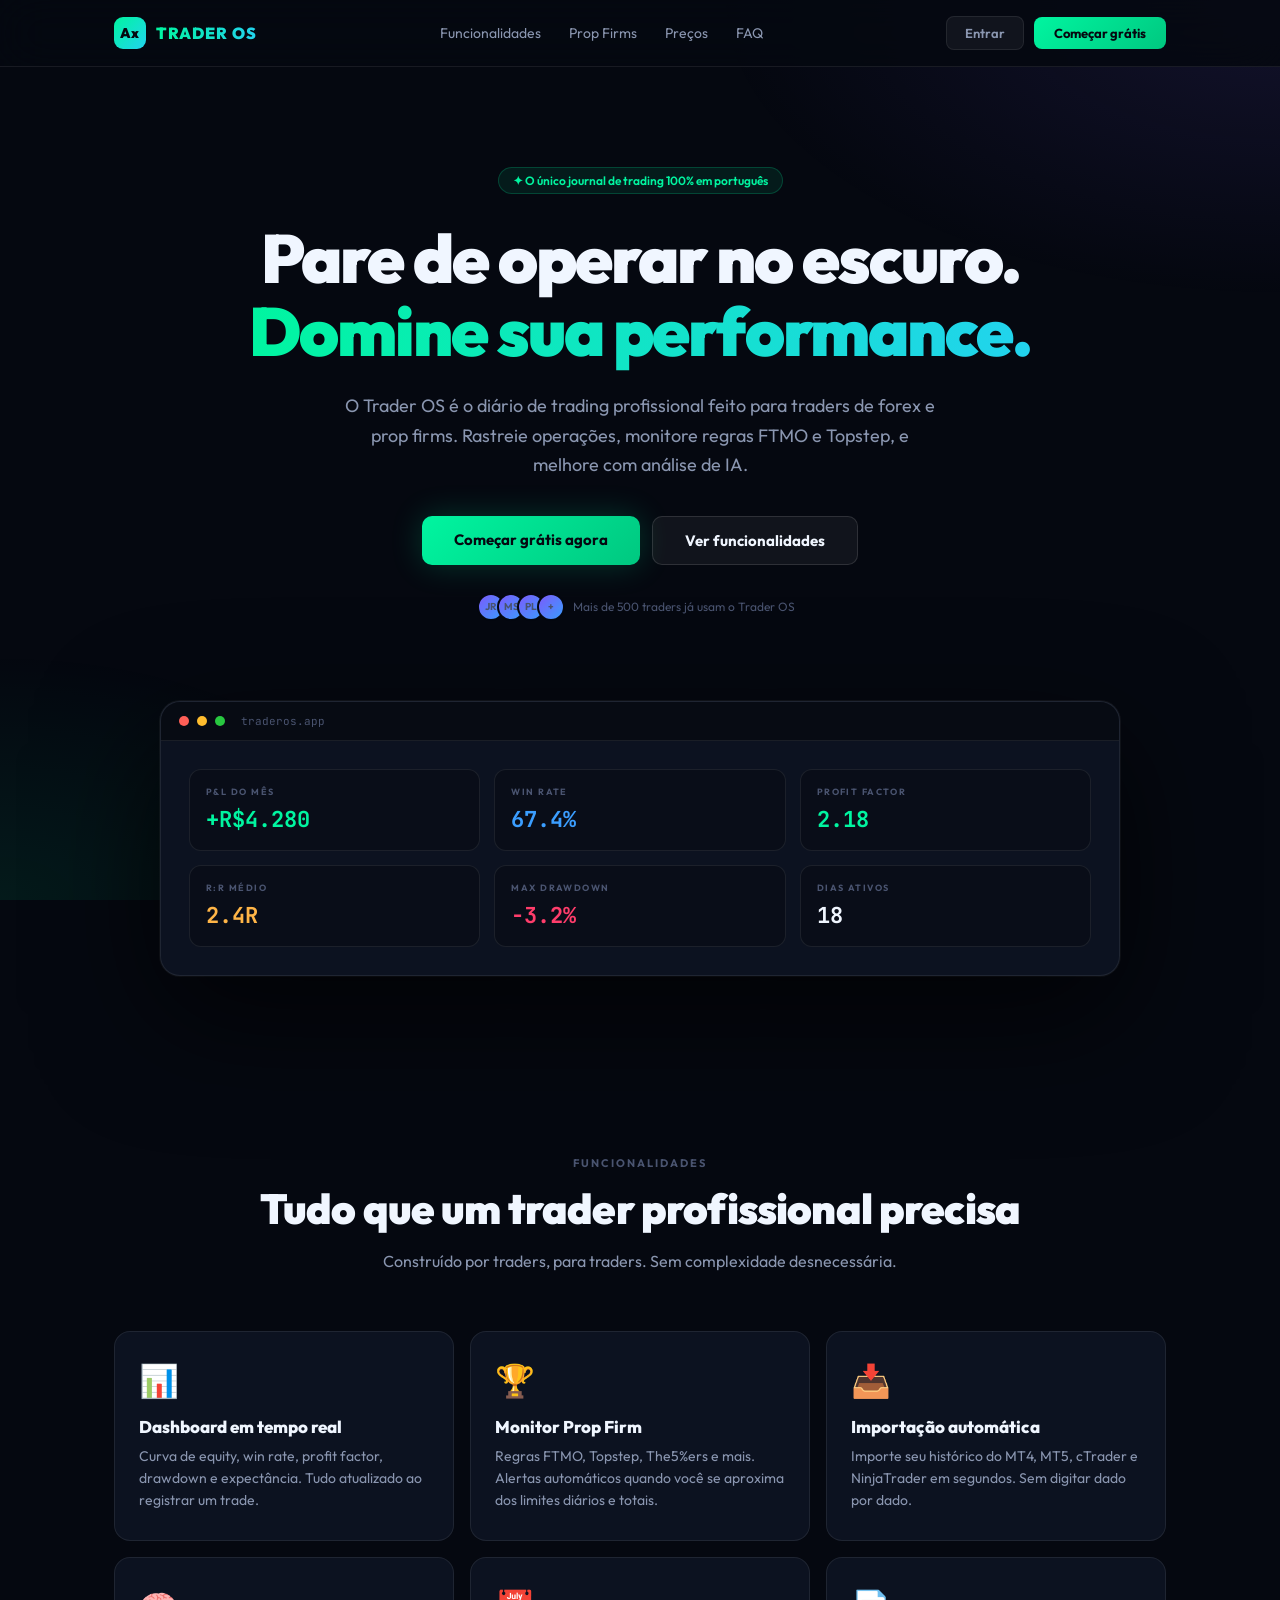
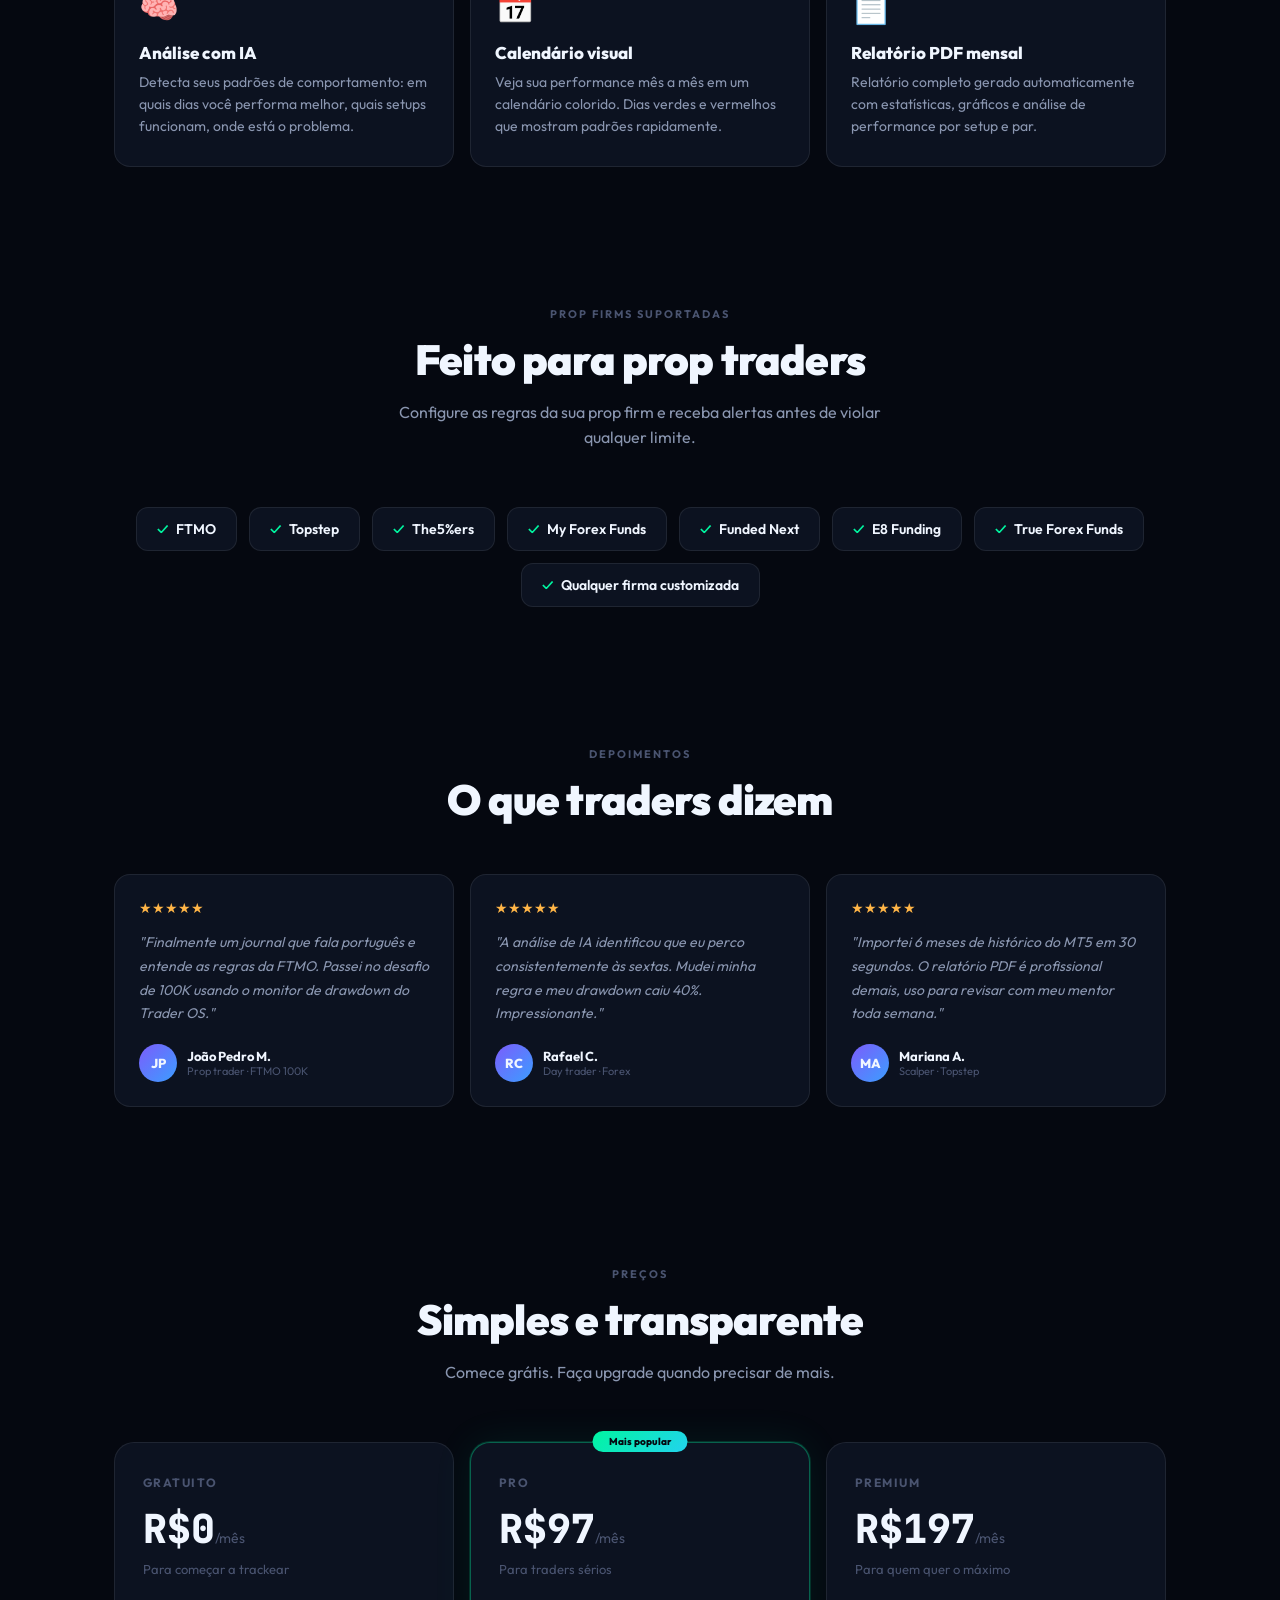
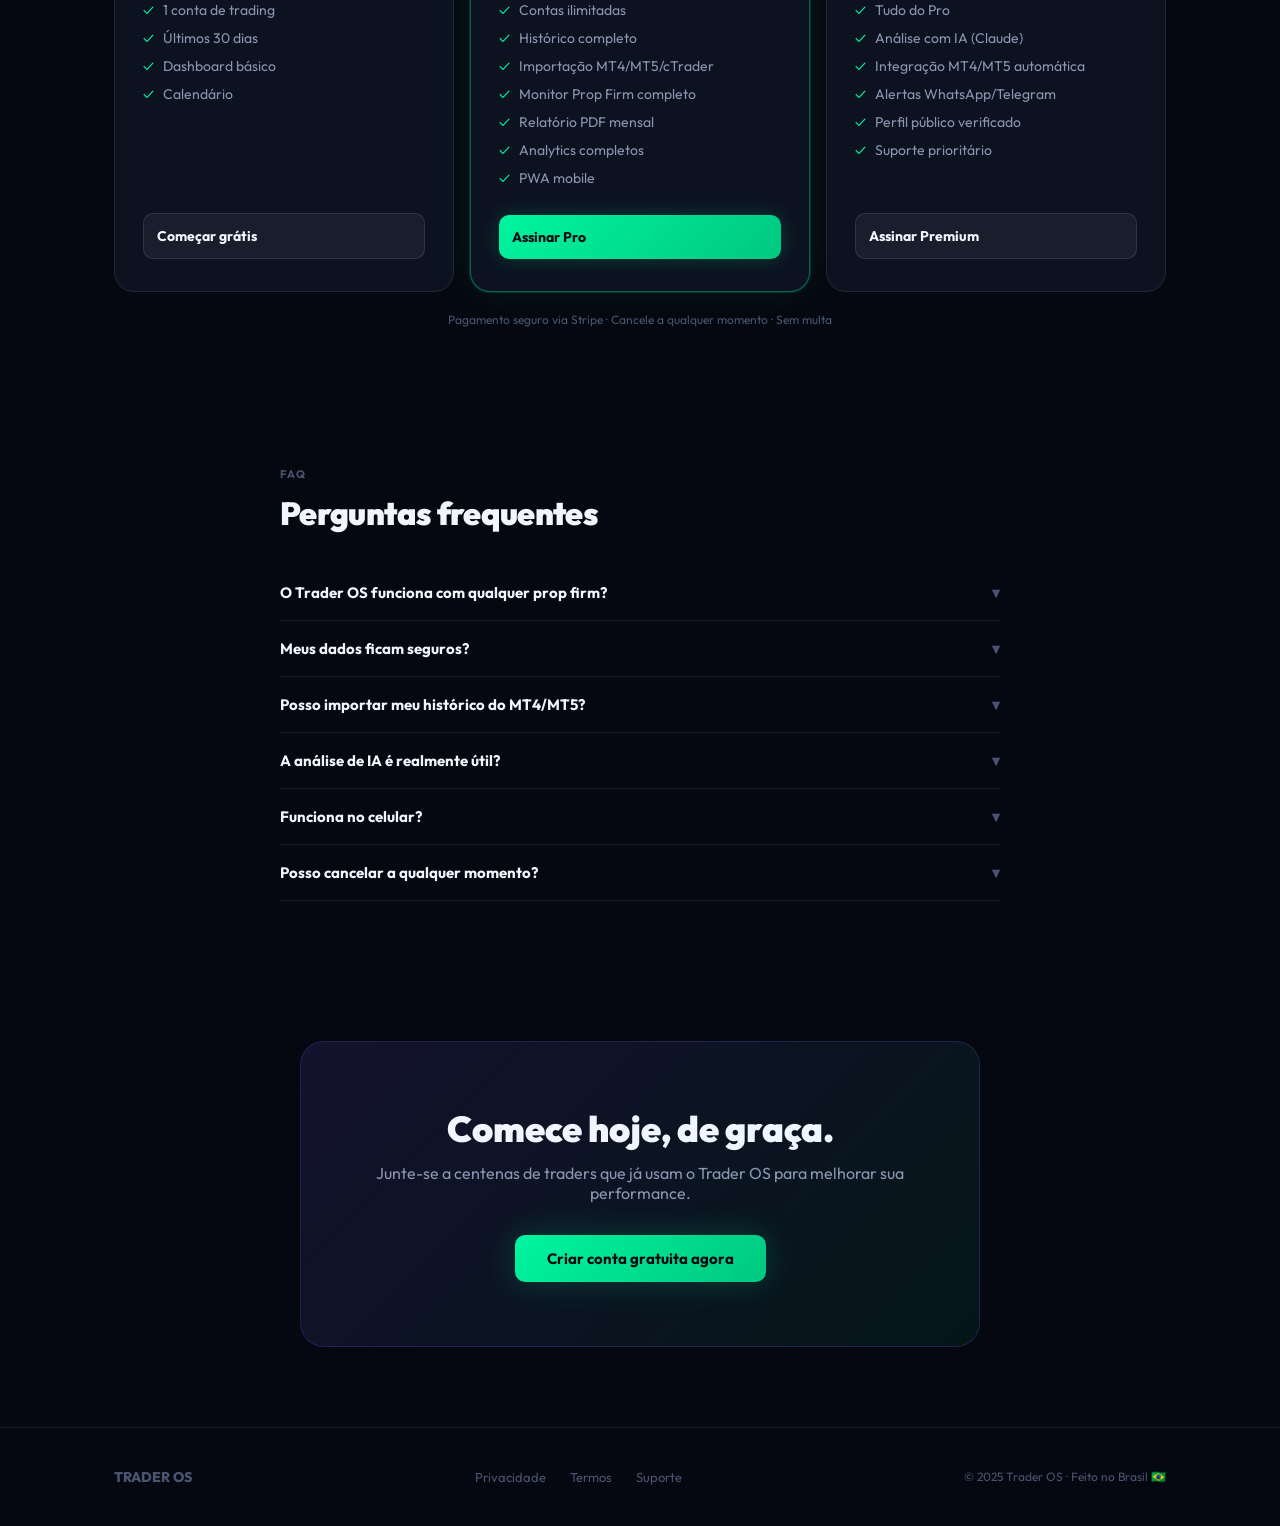
<file: landing.html>
<!DOCTYPE html>
<html lang="pt-BR">
<head>
<meta charset="UTF-8">
<meta name="viewport" content="width=device-width, initial-scale=1.0">
<title>Trader OS — Diário de Trading Profissional para Prop Traders</title>
<meta name="description" content="O único trading journal em português feito para prop traders. Rastreie operações, monitore regras FTMO/Topstep, analise performance com IA. Grátis para começar.">
<meta name="keywords" content="trading journal, diário de trading, prop trading, FTMO, Topstep, forex journal, trader OS">
<meta property="og:title" content="Trader OS — Diário Profissional para Prop Traders">
<meta property="og:description" content="Monitore suas operações, rastreie regras de prop firms e melhore sua performance com análise de IA.">
<meta property="og:type" content="website">
<meta property="og:url" content="https://traderos.app">
<meta name="twitter:card" content="summary_large_image">
<link rel="canonical" href="https://traderos.app">
<link rel="icon" href="/assets/icon-192.png">
<link rel="preconnect" href="https://fonts.googleapis.com">
<link href="https://fonts.googleapis.com/css2?family=Outfit:wght@400;500;600;700;800;900&family=JetBrains+Mono:wght@400;700&display=swap" rel="stylesheet">

<!-- Structured data -->
<script type="application/ld+json">
{
  "@context": "https://schema.org",
  "@type": "SoftwareApplication",
  "name": "Trader OS",
  "applicationCategory": "FinanceApplication",
  "operatingSystem": "Web",
  "description": "Diário de trading profissional para prop traders",
  "offers": [
    { "@type": "Offer", "price": "0", "priceCurrency": "BRL", "name": "Gratuito" },
    { "@type": "Offer", "price": "97", "priceCurrency": "BRL", "name": "Pro", "billingDuration": "P1M" }
  ],
  "inLanguage": "pt-BR"
}
</script>

<style>
:root {
  --bg:     #050810;
  --card:   #0C1220;
  --border: rgba(255,255,255,0.08);
  --green:  #00F5A0;
  --cyan:   #22D3EE;
  --purple: #7C5CFC;
  --blue:   #3B9EFF;
  --red:    #FF3D6B;
  --t1: #F0F6FF;
  --t2: #8A96B0;
  --t3: #4A5470;
  --sans: 'Outfit', sans-serif;
  --mono: 'JetBrains Mono', monospace;
}
*, *::before, *::after { margin:0; padding:0; box-sizing:border-box; }
html { scroll-behavior:smooth; }
body { font-family:var(--sans); background:var(--bg); color:var(--t1); overflow-x:hidden; -webkit-font-smoothing:antialiased; }

body::before {
  content:''; position:fixed; inset:0; pointer-events:none;
  background:
    radial-gradient(ellipse 80% 60% at 100% 0%,  rgba(124,92,252,0.12) 0%, transparent 55%),
    radial-gradient(ellipse 60% 50% at 0%  100%, rgba(0,245,160,0.08)  0%, transparent 55%);
}

a { color:inherit; text-decoration:none; }
.container { max-width:1100px; margin:0 auto; padding:0 24px; }

/* ── NAV ── */
nav {
  position:sticky; top:0; z-index:100;
  background:rgba(5,8,16,0.88); backdrop-filter:blur(24px);
  border-bottom:1px solid var(--border); padding:16px 0;
}
.nav-inner { display:flex; align-items:center; justify-content:space-between; }
.nav-logo {
  display:flex; align-items:center; gap:10px;
  font-size:16px; font-weight:900; letter-spacing:.06em;
}
.nav-logo-mark {
  width:32px; height:32px; border-radius:9px;
  background:linear-gradient(135deg,var(--green),var(--cyan));
  display:flex; align-items:center; justify-content:center;
  font-size:14px; font-weight:900; color:#050810;
}
.nav-logo span {
  background:linear-gradient(90deg,var(--green),var(--cyan));
  -webkit-background-clip:text; -webkit-text-fill-color:transparent;
}
.nav-links { display:flex; gap:28px; }
.nav-links a { font-size:14px; color:var(--t2); transition:color .15s; }
.nav-links a:hover { color:var(--t1); }
.nav-cta { display:flex; gap:10px; align-items:center; }
.btn-nav-ghost {
  padding:8px 18px; border-radius:8px; font-size:13px; font-weight:600;
  background:rgba(255,255,255,0.05); border:1px solid var(--border);
  color:var(--t2); cursor:pointer; transition:all .15s; font-family:var(--sans);
}
.btn-nav-ghost:hover { color:var(--t1); border-color:rgba(255,255,255,0.15); }
.btn-nav-primary {
  padding:8px 20px; border-radius:8px; font-size:13px; font-weight:700;
  background:linear-gradient(135deg,var(--green),#00C880);
  color:#050810; border:none; cursor:pointer; transition:filter .15s; font-family:var(--sans);
}
.btn-nav-primary:hover { filter:brightness(1.08); }

/* ── HERO ── */
.hero { padding:100px 0 80px; text-align:center; position:relative; z-index:1; }
.hero-badge {
  display:inline-flex; align-items:center; gap:7px;
  background:rgba(0,245,160,0.08); border:1px solid rgba(0,245,160,0.2);
  border-radius:20px; padding:5px 14px; font-size:12px; font-weight:600;
  color:var(--green); margin-bottom:28px;
}
.hero-title {
  font-size:clamp(36px,6vw,68px); font-weight:900;
  letter-spacing:-.03em; line-height:1.08; margin-bottom:22px;
}
.hero-title .hl {
  background:linear-gradient(90deg,var(--green),var(--cyan));
  -webkit-background-clip:text; -webkit-text-fill-color:transparent;
}
.hero-sub {
  font-size:18px; color:var(--t2); max-width:600px; margin:0 auto 36px;
  line-height:1.65;
}
.hero-cta { display:flex; gap:12px; justify-content:center; flex-wrap:wrap; }
.btn-hero {
  padding:14px 32px; border-radius:10px; font-size:15px; font-weight:700;
  cursor:pointer; font-family:var(--sans); transition:all .2s;
}
.btn-hero-primary {
  background:linear-gradient(135deg,var(--green),#00C880);
  color:#050810; border:none; box-shadow:0 0 32px rgba(0,245,160,0.2);
}
.btn-hero-primary:hover { filter:brightness(1.08); transform:translateY(-2px); }
.btn-hero-ghost {
  background:rgba(255,255,255,0.05); color:var(--t1);
  border:1px solid rgba(255,255,255,0.12);
}
.btn-hero-ghost:hover { background:rgba(255,255,255,0.09); }
.hero-social {
  margin-top:28px; font-size:12px; color:var(--t3);
  display:flex; align-items:center; justify-content:center; gap:8px;
}
.hero-avatars { display:flex; }
.hero-avatars span {
  width:28px; height:28px; border-radius:50%;
  background:linear-gradient(135deg,var(--purple),var(--blue));
  border:2px solid var(--bg); margin-left:-8px;
  display:flex; align-items:center; justify-content:center;
  font-size:10px; font-weight:700;
}

/* ── PREVIEW (mockup) ── */
.preview { position:relative; z-index:1; margin:0 auto 100px; max-width:960px; }
.preview-wrap {
  background:var(--card); border:1px solid var(--border);
  border-radius:20px; overflow:hidden;
  box-shadow:0 40px 120px rgba(0,0,0,0.7), 0 0 0 1px rgba(255,255,255,0.06);
}
.preview-bar {
  background:rgba(0,0,0,0.4); padding:12px 18px;
  display:flex; align-items:center; gap:8px;
  border-bottom:1px solid var(--border);
}
.preview-dot { width:10px; height:10px; border-radius:50%; }
.preview-inner { padding:28px; display:grid; grid-template-columns:repeat(3,1fr); gap:14px; }
.preview-kpi {
  background:rgba(0,0,0,0.25); border:1px solid var(--border);
  border-radius:12px; padding:16px;
}
.preview-kpi-label { font-size:9px; letter-spacing:.16em; text-transform:uppercase; color:var(--t3); margin-bottom:8px; font-weight:700; }
.preview-kpi-val   { font-family:var(--mono); font-size:22px; font-weight:700; }

/* ── FEATURES ── */
.features { padding:80px 0; position:relative; z-index:1; }
.section-label {
  font-size:11px; letter-spacing:.18em; text-transform:uppercase;
  color:var(--t3); text-align:center; margin-bottom:12px; font-weight:700;
}
.section-title {
  font-size:clamp(28px,4vw,42px); font-weight:900;
  text-align:center; letter-spacing:-.02em; margin-bottom:14px;
}
.section-sub { font-size:16px; color:var(--t2); text-align:center; max-width:540px; margin:0 auto 56px; line-height:1.6; }

.features-grid { display:grid; grid-template-columns:repeat(3,1fr); gap:16px; }
.feature-card {
  background:var(--card); border:1px solid var(--border);
  border-radius:16px; padding:28px 24px;
  transition:border-color .2s, transform .2s;
}
.feature-card:hover { border-color:rgba(255,255,255,0.12); transform:translateY(-4px); }
.feature-icon { font-size:32px; margin-bottom:16px; }
.feature-title { font-size:17px; font-weight:800; margin-bottom:8px; }
.feature-desc  { font-size:14px; color:var(--t2); line-height:1.6; }

/* ── PROP FIRMS ── */
.propfirms { padding:60px 0; }
.firms-grid { display:flex; flex-wrap:wrap; gap:12px; justify-content:center; margin-top:36px; }
.firm-pill {
  background:var(--card); border:1px solid var(--border);
  border-radius:12px; padding:12px 20px; font-size:14px; font-weight:600;
  display:flex; align-items:center; gap:8px;
}
.firm-check { color:var(--green); font-size:14px; }

/* ── TESTIMONIALS ── */
.testimonials { padding:80px 0; }
.testi-grid { display:grid; grid-template-columns:repeat(3,1fr); gap:16px; margin-top:48px; }
.testi-card {
  background:var(--card); border:1px solid var(--border);
  border-radius:16px; padding:24px;
}
.testi-stars { color:#FFB547; font-size:14px; margin-bottom:14px; }
.testi-text  { font-size:14px; color:var(--t2); line-height:1.7; margin-bottom:18px; font-style:italic; }
.testi-author { display:flex; align-items:center; gap:10px; }
.testi-avatar {
  width:38px; height:38px; border-radius:50%;
  background:linear-gradient(135deg,var(--purple),var(--blue));
  display:flex; align-items:center; justify-content:center;
  font-size:13px; font-weight:800; flex-shrink:0;
}
.testi-name { font-size:13px; font-weight:700; }
.testi-role { font-size:11px; color:var(--t3); }

/* ── PRICING ── */
.pricing { padding:80px 0; }
.pricing-grid { display:grid; grid-template-columns:repeat(3,1fr); gap:16px; margin-top:48px; }
.pricing-card {
  background:var(--card); border:1px solid var(--border);
  border-radius:20px; padding:32px 28px;
  display:flex; flex-direction:column; position:relative;
  transition:transform .2s;
}
.pricing-card:hover { transform:translateY(-6px); }
.pricing-card.popular {
  border-color:rgba(0,245,160,0.35);
  box-shadow:0 0 0 1px rgba(0,245,160,0.15),0 0 40px rgba(0,245,160,0.08);
}
.popular-badge {
  position:absolute; top:-12px; left:50%; transform:translateX(-50%);
  background:linear-gradient(135deg,var(--green),var(--cyan));
  color:#050810; font-size:10px; font-weight:800;
  padding:4px 16px; border-radius:20px; white-space:nowrap;
}
.plan-name  { font-size:12px; font-weight:700; letter-spacing:.12em; text-transform:uppercase; color:var(--t3); margin-bottom:12px; }
.plan-price { font-size:40px; font-weight:900; font-family:var(--mono); margin-bottom:6px; }
.plan-price small { font-size:14px; color:var(--t3); font-weight:400; font-family:var(--sans); }
.plan-desc { font-size:13px; color:var(--t3); margin-bottom:24px; }
.plan-features { list-style:none; flex:1; display:flex; flex-direction:column; gap:10px; margin-bottom:28px; }
.plan-features li { display:flex; gap:9px; font-size:14px; color:var(--t2); }
.plan-features .check { color:var(--green); flex-shrink:0; }
.btn-plan {
  width:100%; padding:13px; border-radius:10px; font-size:14px;
  font-weight:700; cursor:pointer; font-family:var(--sans); transition:all .2s;
  border:none;
}
.btn-plan-primary {
  background:linear-gradient(135deg,var(--green),#00C880);
  color:#050810; box-shadow:0 0 20px rgba(0,245,160,0.2);
}
.btn-plan-primary:hover { filter:brightness(1.08); }
.btn-plan-ghost {
  background:rgba(255,255,255,0.05); color:var(--t1);
  border:1px solid rgba(255,255,255,0.1);
}
.btn-plan-ghost:hover { background:rgba(255,255,255,0.09); }

/* ── FAQ ── */
.faq { padding:60px 0; max-width:720px; margin:0 auto; }
.faq-item { border-bottom:1px solid var(--border); padding:18px 0; cursor:pointer; }
.faq-q { font-size:15px; font-weight:700; display:flex; justify-content:space-between; gap:16px; }
.faq-a { font-size:14px; color:var(--t2); line-height:1.7; margin-top:10px; display:none; }
.faq-item.open .faq-a { display:block; }
.faq-item.open .faq-chevron { transform:rotate(180deg); }
.faq-chevron { transition:transform .2s; color:var(--t3); flex-shrink:0; }

/* ── CTA FINAL ── */
.cta-final {
  padding:80px 0; text-align:center; position:relative; z-index:1;
}
.cta-box {
  background:linear-gradient(135deg,rgba(124,92,252,0.12),rgba(0,245,160,0.06));
  border:1px solid rgba(124,92,252,0.2); border-radius:24px;
  padding:64px 40px; max-width:680px; margin:0 auto;
}
.cta-box h2 { font-size:36px; font-weight:900; margin-bottom:12px; }
.cta-box p  { font-size:16px; color:var(--t2); margin-bottom:32px; }

/* ── FOOTER ── */
footer {
  border-top:1px solid var(--border);
  padding:40px 0; position:relative; z-index:1;
}
.footer-inner { display:flex; justify-content:space-between; align-items:center; flex-wrap:wrap; gap:16px; }
.footer-logo { font-size:14px; font-weight:800; color:var(--t3); }
.footer-links { display:flex; gap:24px; }
.footer-links a { font-size:13px; color:var(--t3); transition:color .15s; }
.footer-links a:hover { color:var(--t1); }
.footer-copy { font-size:12px; color:var(--t3); }

/* ── RESPONSIVE ── */
@media(max-width:768px) {
  .nav-links { display:none; }
  .features-grid { grid-template-columns:1fr; }
  .testi-grid    { grid-template-columns:1fr; }
  .pricing-grid  { grid-template-columns:1fr; }
  .preview-inner { grid-template-columns:1fr 1fr; }
  .footer-inner  { flex-direction:column; text-align:center; }
}
</style>
</head>
<body>

<!-- NAV -->
<nav>
  <div class="container">
    <div class="nav-inner">
      <a href="/" class="nav-logo">
        <div class="nav-logo-mark">Ax</div>
        <span>TRADER OS</span>
      </a>
      <div class="nav-links">
        <a href="#features">Funcionalidades</a>
        <a href="#propfirms">Prop Firms</a>
        <a href="#pricing">Preços</a>
        <a href="#faq">FAQ</a>
      </div>
      <div class="nav-cta">
        <a href="/app" class="btn-nav-ghost">Entrar</a>
        <a href="/app?signup=1" class="btn-nav-primary">Começar grátis</a>
      </div>
    </div>
  </div>
</nav>

<!-- HERO -->
<section class="hero">
  <div class="container">
    <div class="hero-badge">
      ✦ O único journal de trading 100% em português
    </div>
    <h1 class="hero-title">
      Pare de operar no escuro.<br>
      <span class="hl">Domine sua performance.</span>
    </h1>
    <p class="hero-sub">
      O Trader OS é o diário de trading profissional feito para traders de forex e prop firms.
      Rastreie operações, monitore regras FTMO e Topstep, e melhore com análise de IA.
    </p>
    <div class="hero-cta">
      <a href="/app?signup=1" class="btn-hero btn-hero-primary">Começar grátis agora</a>
      <a href="#features" class="btn-hero btn-hero-ghost">Ver funcionalidades</a>
    </div>
    <div class="hero-social">
      <div class="hero-avatars">
        <span>JR</span><span>MS</span><span>PL</span><span>+</span>
      </div>
      <span>Mais de 500 traders já usam o Trader OS</span>
    </div>
  </div>
</section>

<!-- PREVIEW -->
<div class="container">
  <div class="preview">
    <div class="preview-wrap">
      <div class="preview-bar">
        <div class="preview-dot" style="background:#FF5F57"></div>
        <div class="preview-dot" style="background:#FFBD2E"></div>
        <div class="preview-dot" style="background:#28C840"></div>
        <span style="font-family:var(--mono);font-size:11px;color:var(--t3);margin-left:8px">traderos.app</span>
      </div>
      <div class="preview-inner">
        <div class="preview-kpi">
          <div class="preview-kpi-label">P&L do Mês</div>
          <div class="preview-kpi-val" style="color:#00F5A0">+R$4.280</div>
        </div>
        <div class="preview-kpi">
          <div class="preview-kpi-label">Win Rate</div>
          <div class="preview-kpi-val" style="color:#3B9EFF">67.4%</div>
        </div>
        <div class="preview-kpi">
          <div class="preview-kpi-label">Profit Factor</div>
          <div class="preview-kpi-val" style="color:#00F5A0">2.18</div>
        </div>
        <div class="preview-kpi">
          <div class="preview-kpi-label">R:R Médio</div>
          <div class="preview-kpi-val" style="color:#FFB547">2.4R</div>
        </div>
        <div class="preview-kpi">
          <div class="preview-kpi-label">Max Drawdown</div>
          <div class="preview-kpi-val" style="color:#FF3D6B">-3.2%</div>
        </div>
        <div class="preview-kpi">
          <div class="preview-kpi-label">Dias Ativos</div>
          <div class="preview-kpi-val">18</div>
        </div>
      </div>
    </div>
  </div>
</div>

<!-- FEATURES -->
<section class="features" id="features">
  <div class="container">
    <div class="section-label">Funcionalidades</div>
    <h2 class="section-title">Tudo que um trader profissional precisa</h2>
    <p class="section-sub">Construído por traders, para traders. Sem complexidade desnecessária.</p>

    <div class="features-grid">
      <div class="feature-card">
        <div class="feature-icon">📊</div>
        <div class="feature-title">Dashboard em tempo real</div>
        <div class="feature-desc">Curva de equity, win rate, profit factor, drawdown e expectância. Tudo atualizado ao registrar um trade.</div>
      </div>
      <div class="feature-card">
        <div class="feature-icon">🏆</div>
        <div class="feature-title">Monitor Prop Firm</div>
        <div class="feature-desc">Regras FTMO, Topstep, The5%ers e mais. Alertas automáticos quando você se aproxima dos limites diários e totais.</div>
      </div>
      <div class="feature-card">
        <div class="feature-icon">📥</div>
        <div class="feature-title">Importação automática</div>
        <div class="feature-desc">Importe seu histórico do MT4, MT5, cTrader e NinjaTrader em segundos. Sem digitar dado por dado.</div>
      </div>
      <div class="feature-card">
        <div class="feature-icon">🧠</div>
        <div class="feature-title">Análise com IA</div>
        <div class="feature-desc">Detecta seus padrões de comportamento: em quais dias você performa melhor, quais setups funcionam, onde está o problema.</div>
      </div>
      <div class="feature-card">
        <div class="feature-icon">📅</div>
        <div class="feature-title">Calendário visual</div>
        <div class="feature-desc">Veja sua performance mês a mês em um calendário colorido. Dias verdes e vermelhos que mostram padrões rapidamente.</div>
      </div>
      <div class="feature-card">
        <div class="feature-icon">📄</div>
        <div class="feature-title">Relatório PDF mensal</div>
        <div class="feature-desc">Relatório completo gerado automaticamente com estatísticas, gráficos e análise de performance por setup e par.</div>
      </div>
    </div>
  </div>
</section>

<!-- PROP FIRMS -->
<section class="propfirms" id="propfirms">
  <div class="container">
    <div class="section-label">Prop Firms Suportadas</div>
    <h2 class="section-title">Feito para prop traders</h2>
    <p class="section-sub">Configure as regras da sua prop firm e receba alertas antes de violar qualquer limite.</p>
    <div class="firms-grid">
      <div class="firm-pill"><span class="firm-check">✓</span> FTMO</div>
      <div class="firm-pill"><span class="firm-check">✓</span> Topstep</div>
      <div class="firm-pill"><span class="firm-check">✓</span> The5%ers</div>
      <div class="firm-pill"><span class="firm-check">✓</span> My Forex Funds</div>
      <div class="firm-pill"><span class="firm-check">✓</span> Funded Next</div>
      <div class="firm-pill"><span class="firm-check">✓</span> E8 Funding</div>
      <div class="firm-pill"><span class="firm-check">✓</span> True Forex Funds</div>
      <div class="firm-pill"><span class="firm-check">✓</span> Qualquer firma customizada</div>
    </div>
  </div>
</section>

<!-- TESTIMONIALS -->
<section class="testimonials">
  <div class="container">
    <div class="section-label">Depoimentos</div>
    <h2 class="section-title">O que traders dizem</h2>
    <div class="testi-grid">
      <div class="testi-card">
        <div class="testi-stars">★★★★★</div>
        <p class="testi-text">"Finalmente um journal que fala português e entende as regras da FTMO. Passei no desafio de 100K usando o monitor de drawdown do Trader OS."</p>
        <div class="testi-author">
          <div class="testi-avatar">JP</div>
          <div>
            <div class="testi-name">João Pedro M.</div>
            <div class="testi-role">Prop trader · FTMO 100K</div>
          </div>
        </div>
      </div>
      <div class="testi-card">
        <div class="testi-stars">★★★★★</div>
        <p class="testi-text">"A análise de IA identificou que eu perco consistentemente às sextas. Mudei minha regra e meu drawdown caiu 40%. Impressionante."</p>
        <div class="testi-author">
          <div class="testi-avatar">RC</div>
          <div>
            <div class="testi-name">Rafael C.</div>
            <div class="testi-role">Day trader · Forex</div>
          </div>
        </div>
      </div>
      <div class="testi-card">
        <div class="testi-stars">★★★★★</div>
        <p class="testi-text">"Importei 6 meses de histórico do MT5 em 30 segundos. O relatório PDF é profissional demais, uso para revisar com meu mentor toda semana."</p>
        <div class="testi-author">
          <div class="testi-avatar">MA</div>
          <div>
            <div class="testi-name">Mariana A.</div>
            <div class="testi-role">Scalper · Topstep</div>
          </div>
        </div>
      </div>
    </div>
  </div>
</section>

<!-- PRICING -->
<section class="pricing" id="pricing">
  <div class="container">
    <div class="section-label">Preços</div>
    <h2 class="section-title">Simples e transparente</h2>
    <p class="section-sub">Comece grátis. Faça upgrade quando precisar de mais.</p>

    <div class="pricing-grid">
      <div class="pricing-card">
        <div class="plan-name">Gratuito</div>
        <div class="plan-price">R$0<small>/mês</small></div>
        <div class="plan-desc">Para começar a trackear</div>
        <ul class="plan-features">
          <li><span class="check">✓</span> 1 conta de trading</li>
          <li><span class="check">✓</span> Últimos 30 dias</li>
          <li><span class="check">✓</span> Dashboard básico</li>
          <li><span class="check">✓</span> Calendário</li>
        </ul>
        <a href="/app?signup=1" class="btn-plan btn-plan-ghost">Começar grátis</a>
      </div>

      <div class="pricing-card popular">
        <div class="popular-badge">Mais popular</div>
        <div class="plan-name">Pro</div>
        <div class="plan-price">R$97<small>/mês</small></div>
        <div class="plan-desc">Para traders sérios</div>
        <ul class="plan-features">
          <li><span class="check">✓</span> Contas ilimitadas</li>
          <li><span class="check">✓</span> Histórico completo</li>
          <li><span class="check">✓</span> Importação MT4/MT5/cTrader</li>
          <li><span class="check">✓</span> Monitor Prop Firm completo</li>
          <li><span class="check">✓</span> Relatório PDF mensal</li>
          <li><span class="check">✓</span> Analytics completos</li>
          <li><span class="check">✓</span> PWA mobile</li>
        </ul>
        <a href="/app?signup=1&plan=pro" class="btn-plan btn-plan-primary">Assinar Pro</a>
      </div>

      <div class="pricing-card">
        <div class="plan-name">Premium</div>
        <div class="plan-price">R$197<small>/mês</small></div>
        <div class="plan-desc">Para quem quer o máximo</div>
        <ul class="plan-features">
          <li><span class="check">✓</span> Tudo do Pro</li>
          <li><span class="check">✓</span> Análise com IA (Claude)</li>
          <li><span class="check">✓</span> Integração MT4/MT5 automática</li>
          <li><span class="check">✓</span> Alertas WhatsApp/Telegram</li>
          <li><span class="check">✓</span> Perfil público verificado</li>
          <li><span class="check">✓</span> Suporte prioritário</li>
        </ul>
        <a href="/app?signup=1&plan=premium" class="btn-plan btn-plan-ghost">Assinar Premium</a>
      </div>
    </div>
    <p style="text-align:center;font-size:12px;color:var(--t3);margin-top:20px">
      Pagamento seguro via Stripe · Cancele a qualquer momento · Sem multa
    </p>
  </div>
</section>

<!-- FAQ -->
<section id="faq">
  <div class="faq container">
    <div class="section-label" style="text-align:left">FAQ</div>
    <h2 class="section-title" style="text-align:left;font-size:32px;margin-bottom:32px">Perguntas frequentes</h2>

    <div class="faq-item">
      <div class="faq-q">O Trader OS funciona com qualquer prop firm?<span class="faq-chevron">▾</span></div>
      <div class="faq-a">Sim. As principais (FTMO, Topstep, The5%ers, etc.) já vêm pré-configuradas com as regras corretas. Para qualquer outra firma, você pode configurar os limites manualmente.</div>
    </div>
    <div class="faq-item">
      <div class="faq-q">Meus dados ficam seguros?<span class="faq-chevron">▾</span></div>
      <div class="faq-a">Sim. Usamos Supabase com Row Level Security — cada usuário só acessa os próprios dados. Screenshots ficam no Supabase Storage com URLs privadas. Nunca compartilhamos dados de trading com terceiros.</div>
    </div>
    <div class="faq-item">
      <div class="faq-q">Posso importar meu histórico do MT4/MT5?<span class="faq-chevron">▾</span></div>
      <div class="faq-a">Sim, no plano Pro. Basta exportar o relatório de Account History do MetaTrader como CSV e fazer upload no Trader OS. O sistema detecta o formato automaticamente.</div>
    </div>
    <div class="faq-item">
      <div class="faq-q">A análise de IA é realmente útil?<span class="faq-chevron">▾</span></div>
      <div class="faq-a">Sim. Com pelo menos 10 dias de dados, a IA (Claude) identifica em quais dias da semana você performa melhor, quais setups têm melhor RR, padrões emocionais e recomendações específicas para os próximos 7 dias.</div>
    </div>
    <div class="faq-item">
      <div class="faq-q">Funciona no celular?<span class="faq-chevron">▾</span></div>
      <div class="faq-a">Sim. O Trader OS é um PWA — pode ser instalado no iPhone e Android como um app. O layout é totalmente responsivo para registro rápido de trades mobile.</div>
    </div>
    <div class="faq-item">
      <div class="faq-q">Posso cancelar a qualquer momento?<span class="faq-chevron">▾</span></div>
      <div class="faq-a">Sim, sem taxa de cancelamento ou período mínimo. Cancele pelo portal do cliente Stripe em qualquer momento. Seus dados ficam preservados por 30 dias após o cancelamento.</div>
    </div>
  </div>
</section>

<!-- CTA FINAL -->
<section class="cta-final">
  <div class="container">
    <div class="cta-box">
      <h2>Comece hoje, de graça.</h2>
      <p>Junte-se a centenas de traders que já usam o Trader OS para melhorar sua performance.</p>
      <a href="/app?signup=1" class="btn-hero btn-hero-primary" style="display:inline-flex">
        Criar conta gratuita agora
      </a>
    </div>
  </div>
</section>

<!-- FOOTER -->
<footer>
  <div class="container">
    <div class="footer-inner">
      <div class="footer-logo">TRADER OS</div>
      <div class="footer-links">
        <a href="/privacidade">Privacidade</a>
        <a href="/termos">Termos</a>
        <a href="mailto:suporte@traderos.app">Suporte</a>
      </div>
      <div class="footer-copy">© 2025 Trader OS · Feito no Brasil 🇧🇷</div>
    </div>
  </div>
</footer>

<script>
// FAQ accordion
document.querySelectorAll('.faq-item').forEach(item => {
  item.querySelector('.faq-q').addEventListener('click', () => {
    item.classList.toggle('open');
  });
});
</script>
</body>
</html>
</file>
